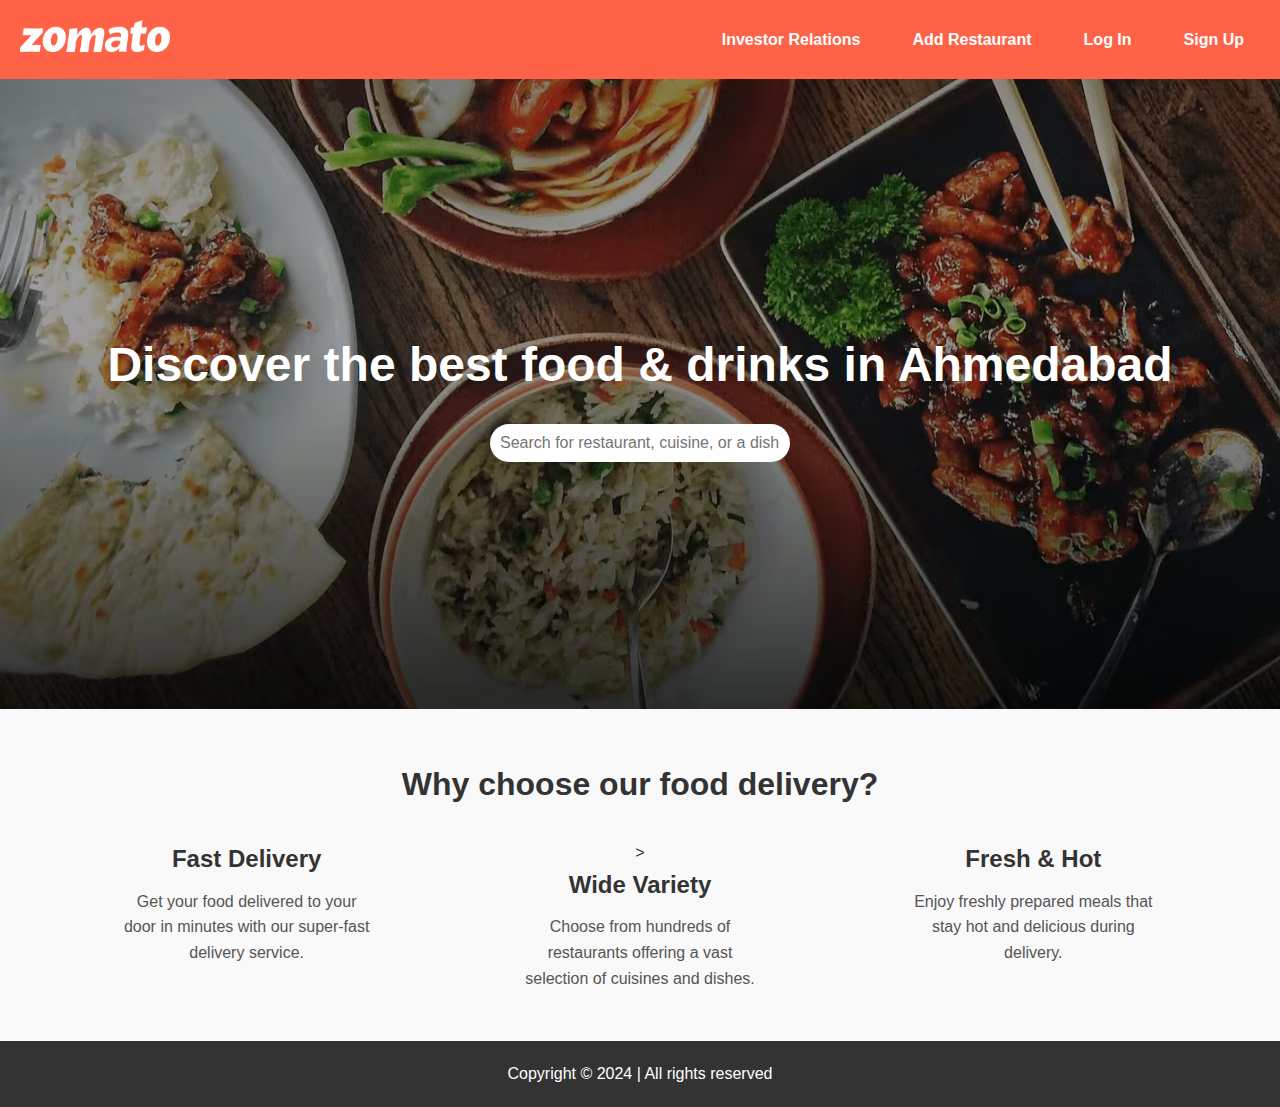
<file: Chapter -1/index.html>
<!DOCTYPE html>
<html lang="en">

<head>
    <meta charset="UTF-8">
    <meta name="viewport" content="width=device-width, initial-scale=1.0">
    <title>Zomato Order - Food Online</title>
    <link rel="stylesheet" href="style.css">
</head>

<body>
    <header>
        <div class="logo">
            <img src="img/logo.png" alt="Zomato Logo">
        </div>
        <ul class="nav-links">
            <li><a href="#">Investor Relations</a></li>
            <li><a href="#">Add Restaurant</a></li>
            <li><a href="#">Log In</a></li>
            <li><a href="#">Sign Up</a></li>
        </ul>
    </header>

    <main>
        <section class="hero" style="background-image: url('img/bg.png.avif');">
            <div class="hero-content">
                <h1>Discover the best food & drinks in Ahmedabad</h1>
                <input type="text" placeholder="Search for restaurant, cuisine, or a dish">
            </div>
        </section>

        <section class="about-delivery">
            <h2>Why choose our food delivery?</h2>
            <div class="delivery-features">
                <div class="feature">
                   
                    <h3>Fast Delivery</h3>
                    <p>Get your food delivered to your door in minutes with our super-fast delivery service.</p>
                </div>
                <div class="feature">
                >
                    <h3>Wide Variety</h3>
                    <p>Choose from hundreds of restaurants offering a vast selection of cuisines and dishes.</p>
                </div>
                <div class="feature">
                  
                    <h3>Fresh & Hot</h3>
                    <p>Enjoy freshly prepared meals that stay hot and delicious during delivery.</p>
                </div>
            </div>
        </section>
    </main>

    <footer>
        <p>Copyright &copy; 2024 | All rights reserved</p>
    </footer>

    <script src="script.js"></script>
</body>

</html>
</file>
<file: Chapter -1/style.css>
/* Basic Reset */
* {
    margin: 0;
    padding: 0;
    box-sizing: border-box;
    font-family: Arial, sans-serif;
}

body {
    line-height: 1.6;
    font-size: 16px;
    color: #333;
}

/* Header */
header {
    background-color: #FF6347;
    padding: 20px;
    display: flex;
    justify-content: space-between;
    align-items: center;
}

.logo img {
    width: 150px;
}

.nav-links {
    list-style: none;
    display: flex;
    gap: 20px;
}

.nav-links li a {
    color: white;
    text-decoration: none;
    font-weight: bold;
    padding: 8px 16px;
    border-radius: 5px;
    transition: background-color 0.3s ease;
}

.nav-links li a:hover {
    background-color: rgba(255, 255, 255, 0.2);
}

/* Hero Section */
.hero {
    height: 70vh;
    background-size: cover;
    background-position: center;
    display: flex;
    justify-content: center;
    align-items: center;
}

.hero-content {
    text-align: center;
    color: white;
}

.hero h1 {
    font-size: 3rem;
    margin-bottom: 20px;
}

.hero input {
    width: 300px;
    padding: 10px;
    border-radius: 25px;
    border: none;
    font-size: 16px;
}

/* About Delivery Section */
.about-delivery {
    text-align: center;
    padding: 50px;
    background-color: #f9f9f9;
}

.about-delivery h2 {
    margin-bottom: 30px;
    font-size: 2rem;
}

.delivery-features {
    display: flex;
    justify-content: space-around;
    margin-top: 20px;
}

.feature {
    text-align: center;
    width: 250px;
}

.feature img {
    width: 80px;
    height: 80px;
    margin-bottom: 15px;
}

.feature h3 {
    font-size: 1.5rem;
    margin-bottom: 10px;
}

.feature p {
    font-size: 1rem;
    color: #555;
}

/* Footer */
footer {
    background-color: #333;
    color: white;
    text-align: center;
    padding: 20px 0;
}

footer p {
    margin: 0;
}
</file>
